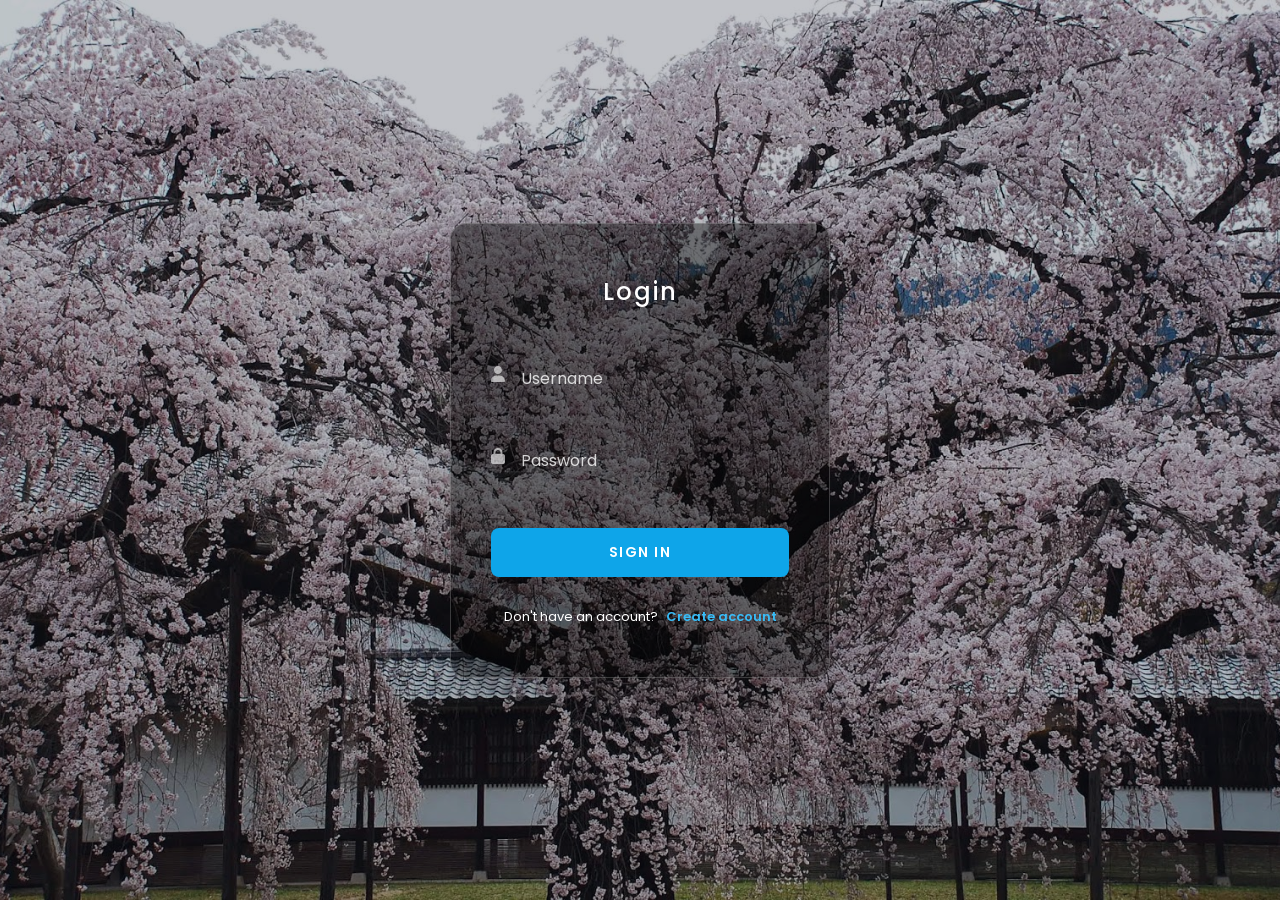
<file: index.html>
<!DOCTYPE html>
<html lang="en">
    <head>
        <meta charset="UTF-8" />
        <meta name="viewport" content="width=device-width, initial-scale=1.0" />
        <title>Professional Glassmorphism Login</title>
        <link
            href="https://fonts.googleapis.com/css2?
family=Poppins:wght@300;400;500; 600&display=swap"
            rel="stylesheet"
        />
        <link rel="stylesheet" href="https://cdnjs.cloudflare.com/ajax /libs/font-awesome/6.0.0/css/all.min.css" />
        <link rel="stylesheet" href="css\index.css" />
    </head>
    <body>
        <div class="login-box">
            <h2>Login</h2>
            <form id="loginForm">
                <div class="input-group">
                    <i class="fas fa-user"></i>
                    <input type="text" id="Username" required />
                    <label>Username</label>
                </div>

                <div class="input-group">
                    <i class="fas fa-lock"></i>
                    <input type="password" id="Password" required />
                    <label>Password</label>
                </div>
                <button type="submit" class="login-btn" id="btn">Sign In</button>
                <p class="signup-link">Don't have an account? <a href="2.html">Create account</a></p>
            </form>
        </div>

        <script src="js\index.js"></script>
        <script src="js\SmoothScroll.js"></script>
        <script>
            document.getElementById("loginForm").addEventListener("submit", function (e) {
                e.preventDefault();

                let Username = document.getElementById("Username").value;
                let Password = document.getElementById("Password").value;

                localStorage.setItem("nome", Username);
                localStorage.setItem("senha", Password);

                // redireciona
                window.location.href = "cyberpunk.html";
            });
        </script>
    </body>
</html>
</file>
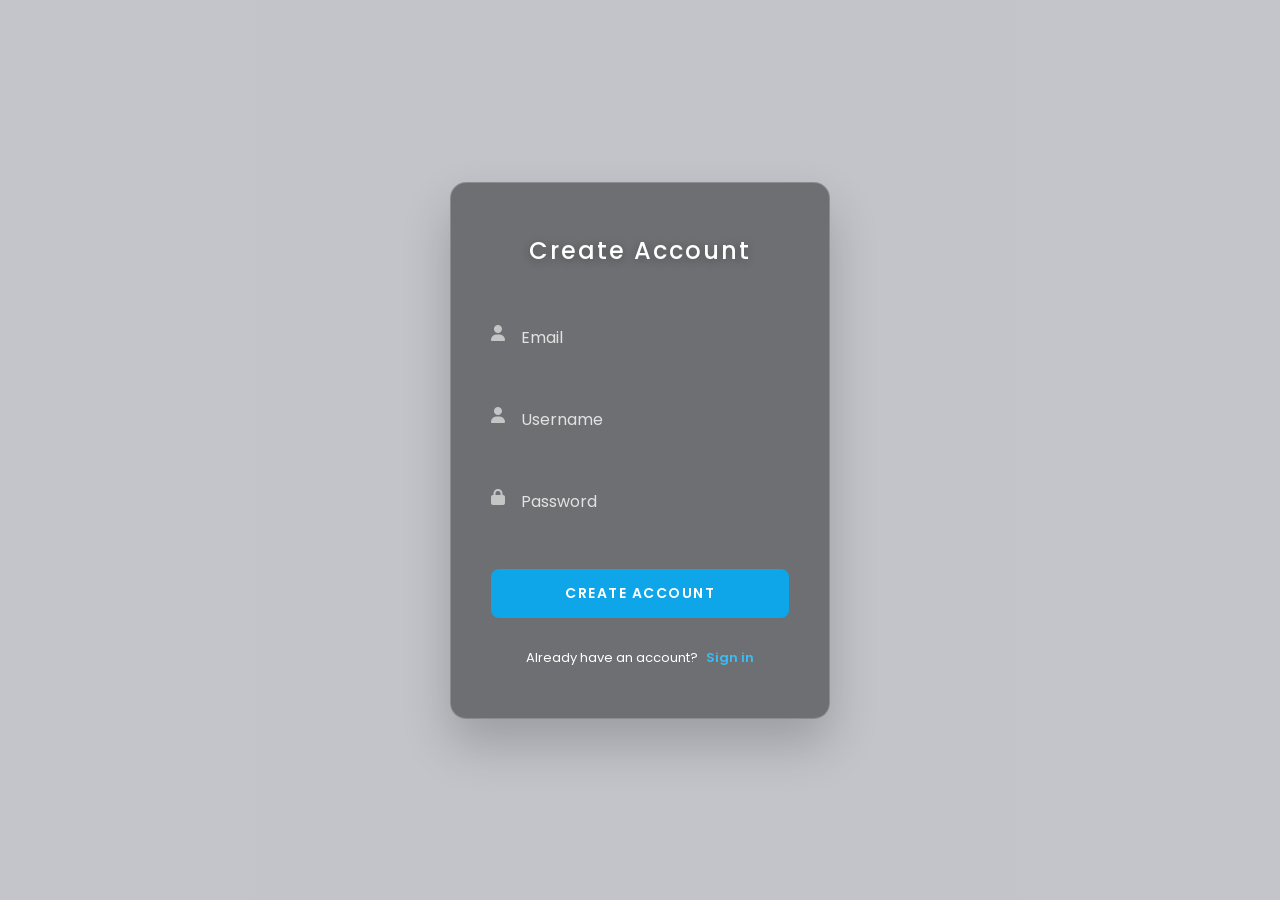
<file: 2.html>
<!doctype html>
<html lang="en">

<head>
    <meta charset="UTF-8" />
    <meta name="viewport" content="width=device-width, initial-scale=1.0" />
    <title>Professional Glassmorphism Login</title>
    <link href="https://fonts.googleapis.com/css2?
family=Poppins:wght@300;400;500; 600&display=swap" rel="stylesheet" />
    <link rel="stylesheet" href="https://cdnjs.cloudflare.com/ajax /libs/font-awesome/6.0.0/css/all.min.css" />
    <link rel="stylesheet" href="css\2.css" />
</head>

<body>
    <div class="login-box">
        <h2>Create Account</h2>
        <form id="loginForm">
            <div class="input-group">
                <i class="fas fa-user"></i>
                <input type="text" id="Email" required />
                <label>Email</label>
            </div>

            <div class="input-group">
                <i class="fas fa-user"></i>
                <input type="text" id="Username" required />
                <label>Username</label>
            </div>

            <div class="input-group">
                <i class="fas fa-lock"></i>
                <input type="password" id="Password" required />
                <label>Password</label>
            </div>

            <button type="submit" class="login-btn" id="submitBtn">
          Create Account
        </button>

            <p class="signup-link">
                Already have an account? <a href="index.html">Sign in</a>
            </p>
        </form>
    </div>

    <script src="js\index.js"></script>

    <script>
        function entrar() {
            let email = document.getElementById("email").value;
            let senha = document.getElementById("Password").value;
            let nome = document.getElementById("Username").value;
            let erro = document.getElementById("erro");

            if (email == "" || senha == "") {
                erro.innerHTML = "Preencha os campos!";
                return;
            }

            // salva os dados
            localStorage.setItem("email", email);
            localStorage.setItem("senha", senha);
            localStorage.setItem("nome", nome);

            // vai para outra página
            window.location.href =
                "C:\\Users\\llmar\\Downloads\\Nova pasta\\3.html";
        }
    </script>
</body>

</html>
</file>
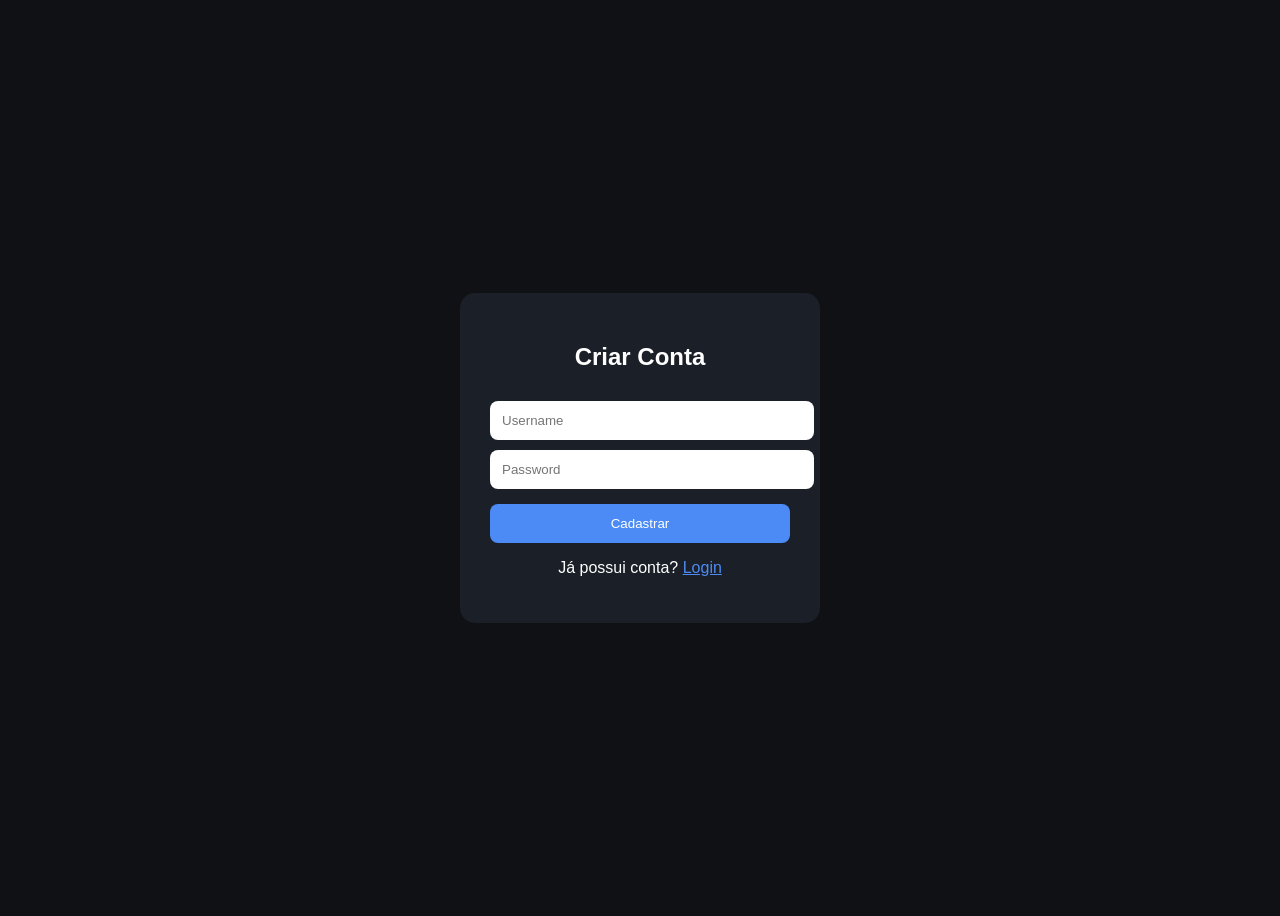
<file: cadastro.html>
<!doctype html>
<html lang="pt-br">

<head>
    <meta charset="UTF-8" />
    <meta name="viewport" content="width=device-width, initial-scale=1.0" />
    <title>Cadastro</title>

    <style>
        body {
            background: #0f1115;
            display: flex;
            justify-content: center;
            align-items: center;
            height: 100vh;
            font-family: Arial;
        }
        
        .box {
            background: #1b1f27;
            padding: 30px;
            border-radius: 15px;
            width: 300px;
        }
        
        h2 {
            color: white;
            text-align: center;
        }
        
        input {
            width: 100%;
            padding: 12px;
            margin-top: 10px;
            border: none;
            border-radius: 8px;
        }
        
        button {
            width: 100%;
            padding: 12px;
            margin-top: 15px;
            border: none;
            border-radius: 8px;
            background: #4c8bf5;
            color: white;
            cursor: pointer;
        }
        
        a {
            color: #4c8bf5;
        }
        
        p {
            color: white;
            text-align: center;
        }
    </style>
</head>

<body>
    <div class="box">
        <h2>Criar Conta</h2>

        <input type="text" id="Username" placeholder="Username" />

        <input type="password" id="Password" placeholder="Password" />

        <button id="btnCadastro">Cadastrar</button>

        <p>
            Já possui conta?
            <a href="index.html">Login</a>
        </p>
    </div>
    <script src="js\SmoothScroll.js"></script>
    <script>
        document
            .getElementById("btnCadastro")
            .addEventListener("click", function() {
                let Username = document.getElementById("Username").value;
                let Password = document.getElementById("Password").value;

                if (Username == "" || Password == "") {
                    alert("Preencha todos os campos!");
                    return;
                }

                let usuarios = JSON.parse(localStorage.getItem("usuarios")) || [];

                let usuarioExiste = usuarios.find(
                    (usuario) => usuario.nome === Username,
                );

                if (usuarioExiste) {
                    alert("Usuário já existe!");
                    return;
                }

                let novoUsuario = {
                    nome: Username,
                    senha: Password,
                };

                usuarios.push(novoUsuario);

                localStorage.setItem("usuarios", JSON.stringify(usuarios));

                alert("Conta criada com sucesso!");

                window.location.href = "index.html";
            });
    </script>
</body>

</html>
</file>
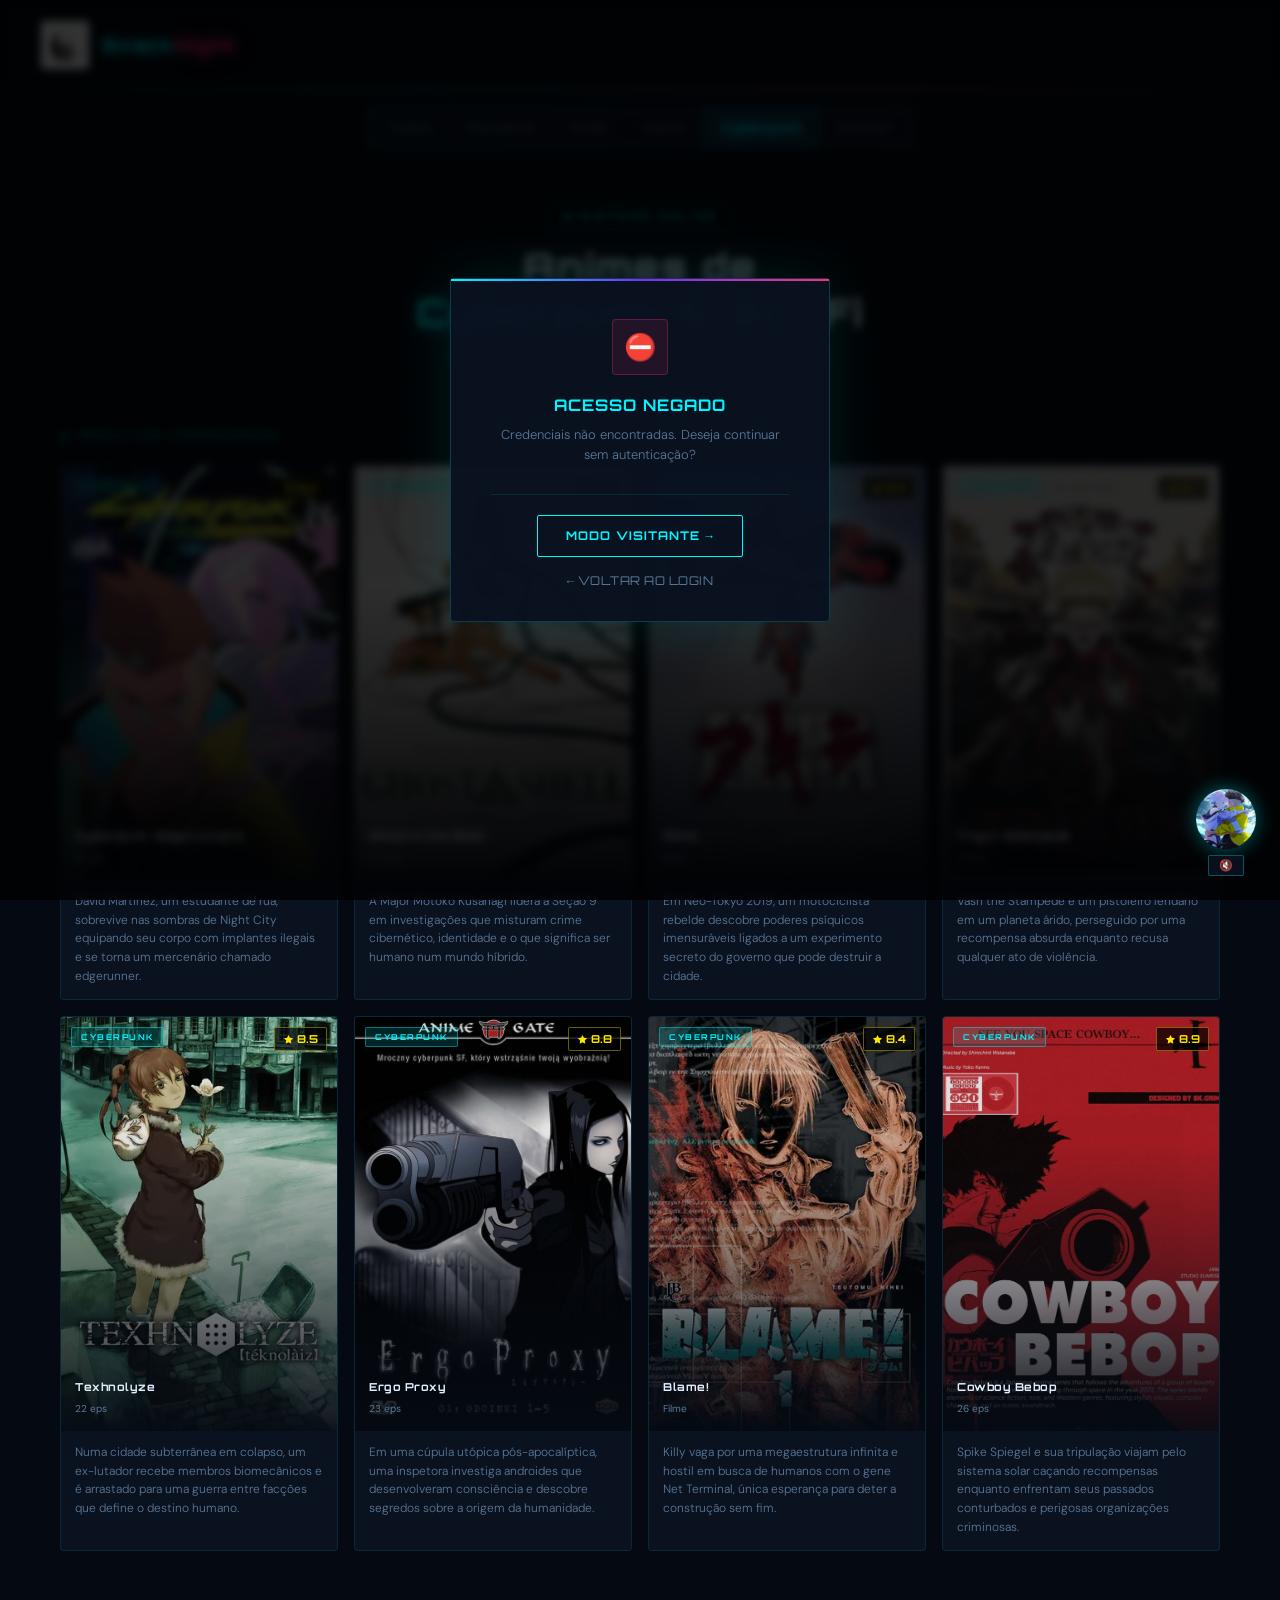
<file: cyberpunk.html>
<!DOCTYPE html>
<html lang="pt-br">
    <head>
        <meta charset="UTF-8" />
        <meta name="viewport" content="width=device-width, initial-scale=1.0" />
        <title>SnackNight — Cyberpunk</title>
        <link
            href="https://fonts.googleapis.com/css2?family=Orbitron:wght@400;700;900&family=DM+Sans:wght@300;400;500;600&display=swap"
            rel="stylesheet"
        />
        <style>
            *,
            *::before,
            *::after {
                box-sizing: border-box;
                margin: 0;
                padding: 0;
            }

            :root {
                --cyan: #00f5ff;
                --cyan-dim: #00b8c8;
                --magenta: #ff2d78;
                --purple: #7b2fff;
                --yellow: #ffe600;
                --bg: #050a12;
                --bg2: #0a1220;
                --bg3: #0f1a2e;
                --text: #e0eeff;
                --muted: #5a7a9a;
                --white: #ffffff;
                --card-r: 4px;
            }

            body {
                font-family: "DM Sans", sans-serif;
                background: var(--bg);
                color: var(--text);
                min-height: 100vh;
                overflow-x: hidden;
            }

            /* scanlines overlay */
            body::before {
                content: "";
                position: fixed;
                inset: 0;
                background: repeating-linear-gradient(
                    0deg,
                    transparent,
                    transparent 2px,
                    rgba(0, 245, 255, 0.015) 2px,
                    rgba(0, 245, 255, 0.015) 4px
                );
                pointer-events: none;
                z-index: 0;
            }

            /* HEADER */
            header {
                padding: 1.25rem 2.5rem;
                display: flex;
                align-items: center;
                gap: 12px;
                border-bottom: 1px solid rgba(0, 245, 255, 0.15);
                background: rgba(5, 10, 18, 0.9);
                backdrop-filter: blur(10px);
                position: relative;
                z-index: 10;
            }

            header::after {
                content: "";
                position: absolute;
                bottom: 0;
                left: 0;
                right: 0;
                height: 1px;
                background: linear-gradient(90deg, transparent, var(--cyan), var(--magenta), transparent);
            }

            .logo-text {
                font-family: "Orbitron", monospace;
                font-size: 18px;
                font-weight: 900;
                letter-spacing: 2px;
                color: var(--cyan);
                text-shadow: 0 0 20px rgba(0, 245, 255, 0.6);
            }
            .logo-text span {
                color: var(--magenta);
                text-shadow: 0 0 20px rgba(255, 45, 120, 0.6);
            }

            /* NAV */
            .fnav-wrap {
                display: flex;
                justify-content: center;
                padding: 16px 0 8px;
                position: relative;
                z-index: 10;
            }

            .fnav {
                position: relative;
                display: inline-flex;
                align-items: center;
                padding: 4px;
                gap: 2px;
                white-space: nowrap;
                background: rgba(10, 18, 32, 0.9);
                border-radius: 4px;
                border: 1px solid rgba(0, 245, 255, 0.25);
                box-shadow: 0 0 20px rgba(0, 245, 255, 0.08), inset 0 0 20px rgba(0, 245, 255, 0.03);
            }

            .fnav::before {
                content: "";
                position: absolute;
                inset: -1px;
                border-radius: 4px;
                background: linear-gradient(90deg, var(--cyan), var(--purple), var(--magenta));
                z-index: -1;
                opacity: 0.4;
            }

            .fnav-pill {
                position: absolute;
                height: calc(100% - 8px);
                top: 4px;
                border-radius: 2px;
                background: rgba(0, 245, 255, 0.12);
                border: 1px solid rgba(0, 245, 255, 0.4);
                box-shadow: 0 0 12px rgba(0, 245, 255, 0.2);
                /* Transição suave corrigida */
                transition: left 0.3s cubic-bezier(0.25, 1, 0.5, 1), width 0.3s cubic-bezier(0.25, 1, 0.5, 1);
                pointer-events: none;
                box-sizing: border-box;
            }

            .fnav-item {
                font-size: 12px;
                font-family: "Orbitron", monospace;
                font-weight: 400;
                color: var(--muted);
                padding: 7px 16px;
                border-radius: 2px;
                cursor: pointer;
                border: none;
                background: transparent;
                z-index: 1;
                white-space: nowrap;
                position: relative;
                transition: color 0.2s;
                letter-spacing: 1px;
            }
            .fnav-item:hover {
                color: var(--cyan);
            }
            .fnav-item.active {
                color: var(--cyan);
                font-weight: 700;
                text-shadow: 0 0 10px rgba(0, 245, 255, 0.8);

                /* O efeito do pill direto no elemento ativo */
                background: rgba(0, 245, 255, 0.12);
                border: 1px solid rgba(0, 245, 255, 0.4);
                box-shadow: 0 0 12px rgba(0, 245, 255, 0.2);
            }

            /* HERO */
            .hero {
                text-align: center;
                padding: 3rem 1rem 2rem;
                position: relative;
                z-index: 1;
            }

            .hero-tag {
                display: inline-block;
                background: transparent;
                color: var(--cyan);
                font-size: 10px;
                font-family: "Orbitron", monospace;
                font-weight: 700;
                letter-spacing: 3px;
                text-transform: uppercase;
                padding: 5px 14px;
                border-radius: 2px;
                margin-bottom: 1rem;
                border: 1px solid rgba(0, 245, 255, 0.3);
                box-shadow: 0 0 12px rgba(0, 245, 255, 0.1);
            }

            .hero h1 {
                font-family: "Orbitron", monospace;
                font-size: clamp(22px, 3.5vw, 38px);
                font-weight: 900;
                line-height: 1.2;
                max-width: 600px;
                margin: 0 auto 0.75rem;
                color: var(--text);
                letter-spacing: 2px;
            }

            .hero h1 em {
                font-style: normal;
                color: var(--cyan);
                text-shadow: 0 0 20px rgba(0, 245, 255, 0.5);
            }

            .hero p {
                color: var(--muted);
                font-size: 14px;
                font-weight: 300;
                max-width: 400px;
                margin: 0 auto;
                letter-spacing: 0.5px;
            }

            /* GRID */
            .grid-section {
                padding: 2rem 2.5rem 4rem;
                max-width: 1240px;
                margin: 0 auto;
                position: relative;
                z-index: 1;
            }

            .section-label {
                font-size: 10px;
                font-family: "Orbitron", monospace;
                font-weight: 700;
                letter-spacing: 3px;
                text-transform: uppercase;
                color: var(--cyan);
                margin-bottom: 1.5rem;
                padding-left: 2px;
                opacity: 0.7;
            }

            .cards-grid {
                display: grid;
                grid-template-columns: repeat(4, 1fr);
                gap: 16px;
            }

            @media (max-width: 900px) {
                .cards-grid {
                    grid-template-columns: repeat(2, 1fr);
                }
            }
            @media (max-width: 520px) {
                .cards-grid {
                    grid-template-columns: repeat(2, 1fr);
                    gap: 10px;
                }
                .grid-section {
                    padding: 1.5rem 1rem 3rem;
                }
            }

            /* CARD */
            .card {
                border-radius: var(--card-r);
                overflow: hidden;
                background: var(--bg2);
                border: 1px solid rgba(0, 245, 255, 0.1);
                transition: transform 0.3s ease, box-shadow 0.3s ease, border-color 0.3s ease;
                cursor: pointer;
                display: flex;
                flex-direction: column;
                text-decoration: none;
                color: inherit;
                position: relative;
            }

            .card::before {
                content: "";
                position: absolute;
                top: 0;
                left: 0;
                right: 0;
                height: 2px;
                background: linear-gradient(90deg, var(--cyan), var(--purple));
                opacity: 0;
                transition: opacity 0.3s;
                z-index: 5;
            }

            .card:hover {
                transform: translateY(-6px);
                box-shadow: 0 0 30px rgba(0, 245, 255, 0.15), 0 16px 40px rgba(0, 0, 0, 0.5);
                border-color: rgba(0, 245, 255, 0.35);
            }

            .card:hover::before {
                opacity: 1;
            }
            .card:active {
                transform: translateY(-2px) scale(0.98);
            }

            .card .ripple {
                position: absolute;
                border-radius: 50%;
                background: rgba(0, 245, 255, 0.2);
                transform: scale(0);
                animation: rippleAnim 0.5s linear;
                pointer-events: none;
                z-index: 10;
            }

            @keyframes rippleAnim {
                to {
                    transform: scale(4);
                    opacity: 0;
                }
            }

            .card-poster {
                position: relative;
                width: 100%;
                aspect-ratio: 2/3;
                overflow: hidden;
                background: var(--bg3);
                flex-shrink: 0;
            }

            .card-poster img {
                width: 100%;
                height: 100%;
                object-fit: cover;
                object-position: top center;
                display: block;
                transition: transform 0.45s ease;
                filter: saturate(0.8) brightness(0.9);
            }

            .card:hover .card-poster img {
                transform: scale(1.06);
                filter: saturate(1.1) brightness(1);
            }

            .card-poster::after {
                content: "";
                position: absolute;
                inset: 0;
                background: linear-gradient(
                    to top,
                    rgba(5, 10, 18, 0.95) 0%,
                    rgba(5, 10, 18, 0.3) 45%,
                    transparent 70%
                );
                pointer-events: none;
            }

            .poster-genre {
                position: absolute;
                top: 10px;
                left: 10px;
                background: rgba(0, 245, 255, 0.15);
                border: 1px solid rgba(0, 245, 255, 0.4);
                color: var(--cyan);
                font-size: 8px;
                font-family: "Orbitron", monospace;
                font-weight: 700;
                letter-spacing: 1.5px;
                text-transform: uppercase;
                padding: 4px 9px;
                border-radius: 2px;
                z-index: 2;
            }

            .poster-rating {
                position: absolute;
                top: 10px;
                right: 10px;
                background: rgba(0, 0, 0, 0.7);
                border: 1px solid rgba(255, 230, 0, 0.4);
                color: var(--yellow);
                font-size: 11px;
                font-family: "Orbitron", monospace;
                font-weight: 700;
                padding: 4px 8px;
                border-radius: 2px;
                z-index: 2;
                display: flex;
                align-items: center;
                gap: 3px;
            }

            .poster-rating svg {
                width: 11px;
                height: 11px;
                fill: var(--yellow);
            }

            .poster-hint {
                position: absolute;
                inset: 0;
                display: flex;
                align-items: center;
                justify-content: center;
                z-index: 3;
                opacity: 0;
                transition: opacity 0.25s ease;
            }
            .card:hover .poster-hint {
                opacity: 1;
            }
            .poster-hint span {
                background: transparent;
                border: 1px solid var(--cyan);
                color: var(--cyan);
                font-size: 11px;
                font-family: "Orbitron", monospace;
                font-weight: 700;
                padding: 8px 20px;
                border-radius: 2px;
                letter-spacing: 1px;
                text-shadow: 0 0 10px rgba(0, 245, 255, 0.8);
                box-shadow: 0 0 20px rgba(0, 245, 255, 0.3);
            }

            .poster-overlay-title {
                position: absolute;
                bottom: 0;
                left: 0;
                right: 0;
                z-index: 2;
                padding: 12px 14px 14px;
            }
            .poster-overlay-title h3 {
                font-family: "Orbitron", monospace;
                font-size: 11px;
                font-weight: 700;
                color: var(--text);
                line-height: 1.3;
                margin-bottom: 2px;
                letter-spacing: 0.5px;
            }
            .poster-overlay-title span {
                font-size: 10px;
                color: var(--muted);
            }

            .card-body {
                padding: 12px 14px 14px;
                flex: 1;
                display: flex;
                flex-direction: column;
                gap: 6px;
            }
            .card-desc {
                font-size: 12px;
                color: var(--muted);
                line-height: 1.55;
                font-weight: 300;
                flex: 1;
            }

            /* OVERLAY */
            .overlay {
                display: none;
                position: fixed;
                inset: 0;
                background: rgba(0, 0, 0, 0.8);
                backdrop-filter: blur(4px);
                z-index: 100;
                align-items: center;
                justify-content: center;
                animation: fadeIn 0.35s ease;
            }
            .overlay.show {
                display: flex;
            }
            @keyframes fadeIn {
                from {
                    opacity: 0;
                }
                to {
                    opacity: 1;
                }
            }

            .modal {
                background: rgba(10, 18, 32, 0.97);
                border: 1px solid rgba(0, 245, 255, 0.2);
                border-radius: 4px;
                padding: 2.5rem 2.5rem 2rem;
                max-width: 380px;
                width: 90%;
                text-align: center;
                animation: slideUp 0.4s cubic-bezier(0.34, 1.56, 0.64, 1);
                color: var(--text);
                box-shadow: 0 0 60px rgba(0, 245, 255, 0.1);
                position: relative;
            }
            .modal::before {
                content: "";
                position: absolute;
                top: 0;
                left: 0;
                right: 0;
                height: 2px;
                background: linear-gradient(90deg, var(--cyan), var(--purple), var(--magenta));
            }

            @keyframes slideUp {
                from {
                    opacity: 0;
                    transform: translateY(30px) scale(0.95);
                }
                to {
                    opacity: 1;
                    transform: translateY(0) scale(1);
                }
            }

            .modal-icon {
                width: 56px;
                height: 56px;
                border-radius: 4px;
                display: flex;
                align-items: center;
                justify-content: center;
                margin: 0 auto 1.25rem;
                font-size: 26px;
            }
            .modal-icon.success {
                background: rgba(0, 245, 255, 0.1);
                border: 1px solid rgba(0, 245, 255, 0.3);
            }
            .modal-icon.error {
                background: rgba(255, 45, 120, 0.1);
                border: 1px solid rgba(255, 45, 120, 0.3);
            }

            .modal h2 {
                font-family: "Orbitron", monospace;
                font-size: 16px;
                font-weight: 700;
                margin-bottom: 0.6rem;
                letter-spacing: 1px;
                color: var(--cyan);
            }
            .modal p {
                font-size: 13px;
                color: var(--muted);
                line-height: 1.6;
                margin-bottom: 1.75rem;
                font-weight: 300;
            }

            .modal-btn {
                display: inline-block;
                background: transparent;
                border: 1px solid var(--cyan);
                color: var(--cyan);
                padding: 12px 28px;
                border-radius: 2px;
                font-size: 12px;
                font-family: "Orbitron", monospace;
                font-weight: 700;
                text-decoration: none;
                transition: background 0.2s, box-shadow 0.2s;
                letter-spacing: 1px;
            }
            .modal-btn:hover {
                background: rgba(0, 245, 255, 0.1);
                box-shadow: 0 0 20px rgba(0, 245, 255, 0.3);
            }

            .modal-link {
                display: block;
                font-size: 12px;
                color: var(--muted);
                text-decoration: none;
                margin-top: 1rem;
                transition: color 0.2s;
                font-family: "Orbitron", monospace;
                letter-spacing: 0.5px;
            }
            .modal-link:hover {
                color: var(--cyan);
            }
            .modal-divider {
                height: 1px;
                background: rgba(0, 245, 255, 0.1);
                margin: 1.25rem 0;
            }

            /* VINYL */
            .vinyl-fixed {
                position: fixed;
                bottom: 24px;
                right: 24px;
                z-index: 500;
                display: flex;
                flex-direction: column;
                align-items: center;
                gap: 6px;
            }
            .vinyl-fixed img {
                width: 60px;
                height: 60px;
                border-radius: 50%;
                object-fit: cover;
                box-shadow: 0 0 20px rgba(0, 245, 255, 0.4);
                animation: vinylSpin 6s linear infinite;
                animation-play-state: paused;
            }
            .vinyl-fixed img.playing {
                animation-play-state: running;
            }
            @keyframes vinylSpin {
                from {
                    transform: rotate(0deg);
                }
                to {
                    transform: rotate(360deg);
                }
            }
            .vinyl-mute {
                background: rgba(10, 18, 32, 0.9);
                border: 1px solid rgba(0, 245, 255, 0.3);
                border-radius: 2px;
                padding: 3px 10px;
                font-size: 11px;
                cursor: pointer;
                color: var(--cyan);
                transition: transform 0.15s, box-shadow 0.15s;
            }
            .vinyl-mute:hover {
                transform: scale(1.05);
                box-shadow: 0 0 10px rgba(0, 245, 255, 0.3);
            }

            /* GRID LINES BG */
            .grid-bg {
                position: fixed;
                inset: 0;
                z-index: 0;
                pointer-events: none;
                background-image: linear-gradient(rgba(0, 245, 255, 0.03) 1px, transparent 1px),
                    linear-gradient(90deg, rgba(0, 245, 255, 0.03) 1px, transparent 1px);
                background-size: 50px 50px;
            }
        </style>
    </head>

    <div class="vinyl-fixed" id="vinylFixed">
        <img src="img/capacyp.png" id="vinylCover" alt="capa" />
        <button class="vinyl-mute" id="muteBtn" onclick="toggleMute()">🔇</button>
    </div>
    <audio id="vinylAudio" loop>
        <source src="musicas\I Really Want to Stay at Your House_spotdown.org.mp3" type="audio/mpeg" />
    </audio>

    <body>
        <div class="grid-bg"></div>

        <header>
            <img
                src="img/matei.png"
                alt="logo"
                width="50"
                height="50"
                style="border-radius: 4px; border: 1px solid rgba(0, 245, 255, 0.3)"
            />
            <div class="logo-text">Snack<span>Night</span></div>
        </header>

        <div class="fnav-wrap">
            <nav class="fnav" id="fnav">
                <button class="fnav-item" onclick="movePill(this); window.location.href='home.html'">Todos</button>
                <button class="fnav-item" onclick="movePill(this); window.location.href='romance.html'">Romance</button>
                <button class="fnav-item" onclick="movePill(this); window.location.href='acao.html'">Ação</button>
                <button class="fnav-item" onclick="movePill(this); window.location.href='isekai.html'">Isekai</button>
                <button class="fnav-item active" onclick="movePill(this)">Cyberpunk</button>
                <button class="fnav-item" onclick="movePill(this); window.location.href='shonen.html'">Shonen</button>
            </nav>
        </div>

        <div class="hero">
            <div class="hero-tag">◈ SISTEMA ONLINE</div>
            <h1>Animes de<br /><em>Cyberpunk</em> &amp; Sci-Fi</h1>
            <p>Distopia, neon e tecnologia. Mergulhe no futuro sombrio.</p>
        </div>

        <div class="grid-section">
            <p class="section-label">▶ ARQUIVOS CARREGADOS</p>
            <div class="cards-grid" id="cardsGrid"></div>
        </div>

        <div class="overlay" id="overlay">
            <div class="modal">
                <div class="modal-icon" id="modalIcon"></div>
                <h2 id="modalTitle"></h2>
                <p id="modalMsg"></p>
                <div class="modal-divider"></div>
                <a href="#" class="modal-btn" id="modalBtn"></a>
                <a href="index.html" class="modal-link">← VOLTAR AO LOGIN</a>
            </div>
        </div>

        <script>
            const animes = [
                {
                    title: "Cyberpunk: Edgerunners",
                    genre: "Cyberpunk • Ação",
                    desc: "David Martinez, um estudante de rua, sobrevive nas sombras de Night City equipando seu corpo com implantes ilegais e se torna um mercenário chamado edgerunner.",
                    rating: "9.5",
                    eps: "10 eps",
                    img: "img/cyp1.jpg",
                    slug: "edgerunners",
                },
                {
                    title: "Ghost in the Shell",
                    genre: "Cyberpunk • Sci-Fi",
                    desc: "A Major Motoko Kusanagi lidera a Seção 9 em investigações que misturam crime cibernético, identidade e o que significa ser humano num mundo híbrido.",
                    rating: "9.1",
                    eps: "52 eps",
                    img: "img/cyp2.jpg",
                    slug: "gits",
                },
                {
                    title: "Akira",
                    genre: "Cyberpunk • Distopia",
                    desc: "Em Neo-Tokyo 2019, um motociclista rebelde descobre poderes psíquicos imensuráveis ligados a um experimento secreto do governo que pode destruir a cidade.",
                    rating: "9.3",
                    eps: "Filme",
                    img: "img/cyp3.jpg",
                    slug: "akira",
                },
                {
                    title: "Trigun Stampede",
                    genre: "Cyberpunk • Western • Sci-Fi",
                    desc: "Vash the Stampede é um pistoleiro lendário em um planeta árido, perseguido por uma recompensa absurda enquanto recusa qualquer ato de violência.",
                    rating: "8.7",
                    eps: "12 eps",
                    img: "img/cyp4.jpg",
                    slug: "trigun",
                },
                {
                    title: "Texhnolyze",
                    genre: "Cyberpunk • Psicológico",
                    desc: "Numa cidade subterrânea em colapso, um ex-lutador recebe membros biomecânicos e é arrastado para uma guerra entre facções que define o destino humano.",
                    rating: "8.5",
                    eps: "22 eps",
                    img: "img/cyp5.webp",
                    slug: "texhnolyze",
                },
                {
                    title: "Ergo Proxy",
                    genre: "Cyberpunk • Filosófico",
                    desc: "Em uma cúpula utópica pós-apocalíptica, uma inspetora investiga androides que desenvolveram consciência e descobre segredos sobre a origem da humanidade.",
                    rating: "8.8",
                    eps: "23 eps",
                    img: "img/cyp6.jpg",
                    slug: "ergoproxy",
                },
                {
                    title: "Blame!",
                    genre: "Cyberpunk • Sci-Fi • Survival",
                    desc: "Killy vaga por uma megaestrutura infinita e hostil em busca de humanos com o gene Net Terminal, única esperança para deter a construção sem fim.",
                    rating: "8.4",
                    eps: "Filme",
                    img: "img/cyp7.webp",
                    slug: "blame",
                },
                {
                    title: "Cowboy Bebop",
                    genre: "Cyberpunk • Sci-Fi • Space Western • Ação",
                    desc: "Spike Spiegel e sua tripulação viajam pelo sistema solar caçando recompensas enquanto enfrentam seus passados conturbados e perigosas organizações criminosas.",
                    rating: "8.9",
                    eps: "26 eps",
                    img: "img/cyp8.webp",
                    slug: "cowboybebop",
                },
            ];

            const starSVG = `<svg viewBox="0 0 24 24"><path d="M12 2l3.09 6.26L22 9.27l-5 4.87 1.18 6.88L12 17.77l-6.18 3.25L7 14.14 2 9.27l6.91-1.01L12 2z"/></svg>`;
            const grid = document.getElementById("cardsGrid");

            // Renderiza os cards
            animes.forEach((a) => {
                grid.innerHTML += `
        <a class="card" href="${a.slug}.html">
            <div class="card-poster">
                <img src="${a.img}" alt="${a.title}" loading="lazy" onerror="this.style.display='none'"/>
                <div class="poster-genre">${a.genre.split("•")[0].trim()}</div>
                <div class="poster-rating">${starSVG} ${a.rating}</div>
                <div class="poster-hint"><span>ACESSAR →</span></div>
                <div class="poster-overlay-title">
                    <h3>${a.title}</h3>
                    <span>${a.eps}</span>
                </div>
            </div>
            <div class="card-body"><div class="card-desc">${a.desc}</div></div>
        </a>`;
            });

            // Configura o efeito Ripple nos cliques
            document.querySelectorAll(".card").forEach((card) => {
                card.addEventListener("click", function (e) {
                    const ripple = document.createElement("span");
                    ripple.className = "ripple";
                    const size = Math.max(this.offsetWidth, this.offsetHeight);
                    const rect = this.getBoundingClientRect();
                    ripple.style.width = ripple.style.height = size + "px";
                    ripple.style.left = e.clientX - rect.left - size / 2 + "px";
                    ripple.style.top = e.clientY - rect.top - size / 2 + "px";
                    this.appendChild(ripple);
                    setTimeout(() => ripple.remove(), 500);
                });
            });

            // Lógica do Overlay/Modal de Login
            if (!sessionStorage.getItem("overlayDismissed")) {
                const Username = localStorage.getItem("nome");
                const Password = localStorage.getItem("senha");
                const overlay = document.getElementById("overlay");
                const icon = document.getElementById("modalIcon");
                const title = document.getElementById("modalTitle");
                const msg = document.getElementById("modalMsg");
                const btn = document.getElementById("modalBtn");

                if (Username === "Lucas Lozano" && Password === "LLmar123") {
                    icon.classList.add("success");
                    icon.textContent = "⚡";
                    title.textContent = "ACESSO CONCEDIDO";
                    msg.textContent =
                        "Bem-vindo de volta, " + Username + ". Sistemas online. Escolha seu próximo anime.";
                    btn.textContent = "INICIAR →";
                    btn.href = "#";
                    btn.addEventListener("click", (e) => {
                        e.preventDefault();
                        sessionStorage.setItem("overlayDismissed", "1");
                        overlay.classList.remove("show");
                    });
                } else {
                    icon.classList.add("error");
                    icon.textContent = "⛔";
                    title.textContent = "ACESSO NEGADO";
                    msg.textContent = "Credenciais não encontradas. Deseja continuar sem autenticação?";
                    btn.textContent = "MODO VISITANTE →";
                    btn.href = "3.html";
                }
                overlay.classList.add("show");
            }

            // Lógica Corrigida do Menu Deslizante (Pill)
            const pill = document.getElementById("pill");

            function movePill(el) {
                if (!pill) return;
                pill.style.left = el.offsetLeft + "px";
                pill.style.width = el.offsetWidth + "px";
            }

            // Inicializa a posição do item ativo logo após o carregamento da janela
            window.addEventListener("load", () => {
                const active = document.querySelector(".fnav-item.active");
                if (!active || !pill) return;

                // Remove a transição temporariamente para o pill não "voar" ao entrar na página
                const originalTransition = pill.style.transition;
                pill.style.transition = "none";

                pill.style.left = active.offsetLeft + "px";
                pill.style.width = active.offsetWidth + "px";

                // Devolve o efeito de transição após o posicionamento inicial
                setTimeout(() => {
                    pill.style.transition = originalTransition;
                }, 50);
            });

            // Lógica do Vinil / Áudio
            const vinylAudio = document.getElementById("vinylAudio");
            const vinylCover = document.getElementById("vinylCover");
            const muteBtn = document.getElementById("muteBtn");
            if (vinylAudio) vinylAudio.volume = 0.045;

            document.addEventListener(
                "click",
                () => {
                    if (vinylAudio && vinylCover && muteBtn) {
                        vinylAudio.play().catch(() => {});
                        vinylCover.classList.add("playing");
                        vinylAudio.muted = false;
                        muteBtn.textContent = "🔊";
                    }
                },
                {once: true}
            );

            function toggleMute() {
                if (vinylAudio && muteBtn) {
                    vinylAudio.muted = !vinylAudio.muted;
                    muteBtn.textContent = vinylAudio.muted ? "🔇" : "🔊";
                }
            }
        </script>
    </body>
</html>
</file>
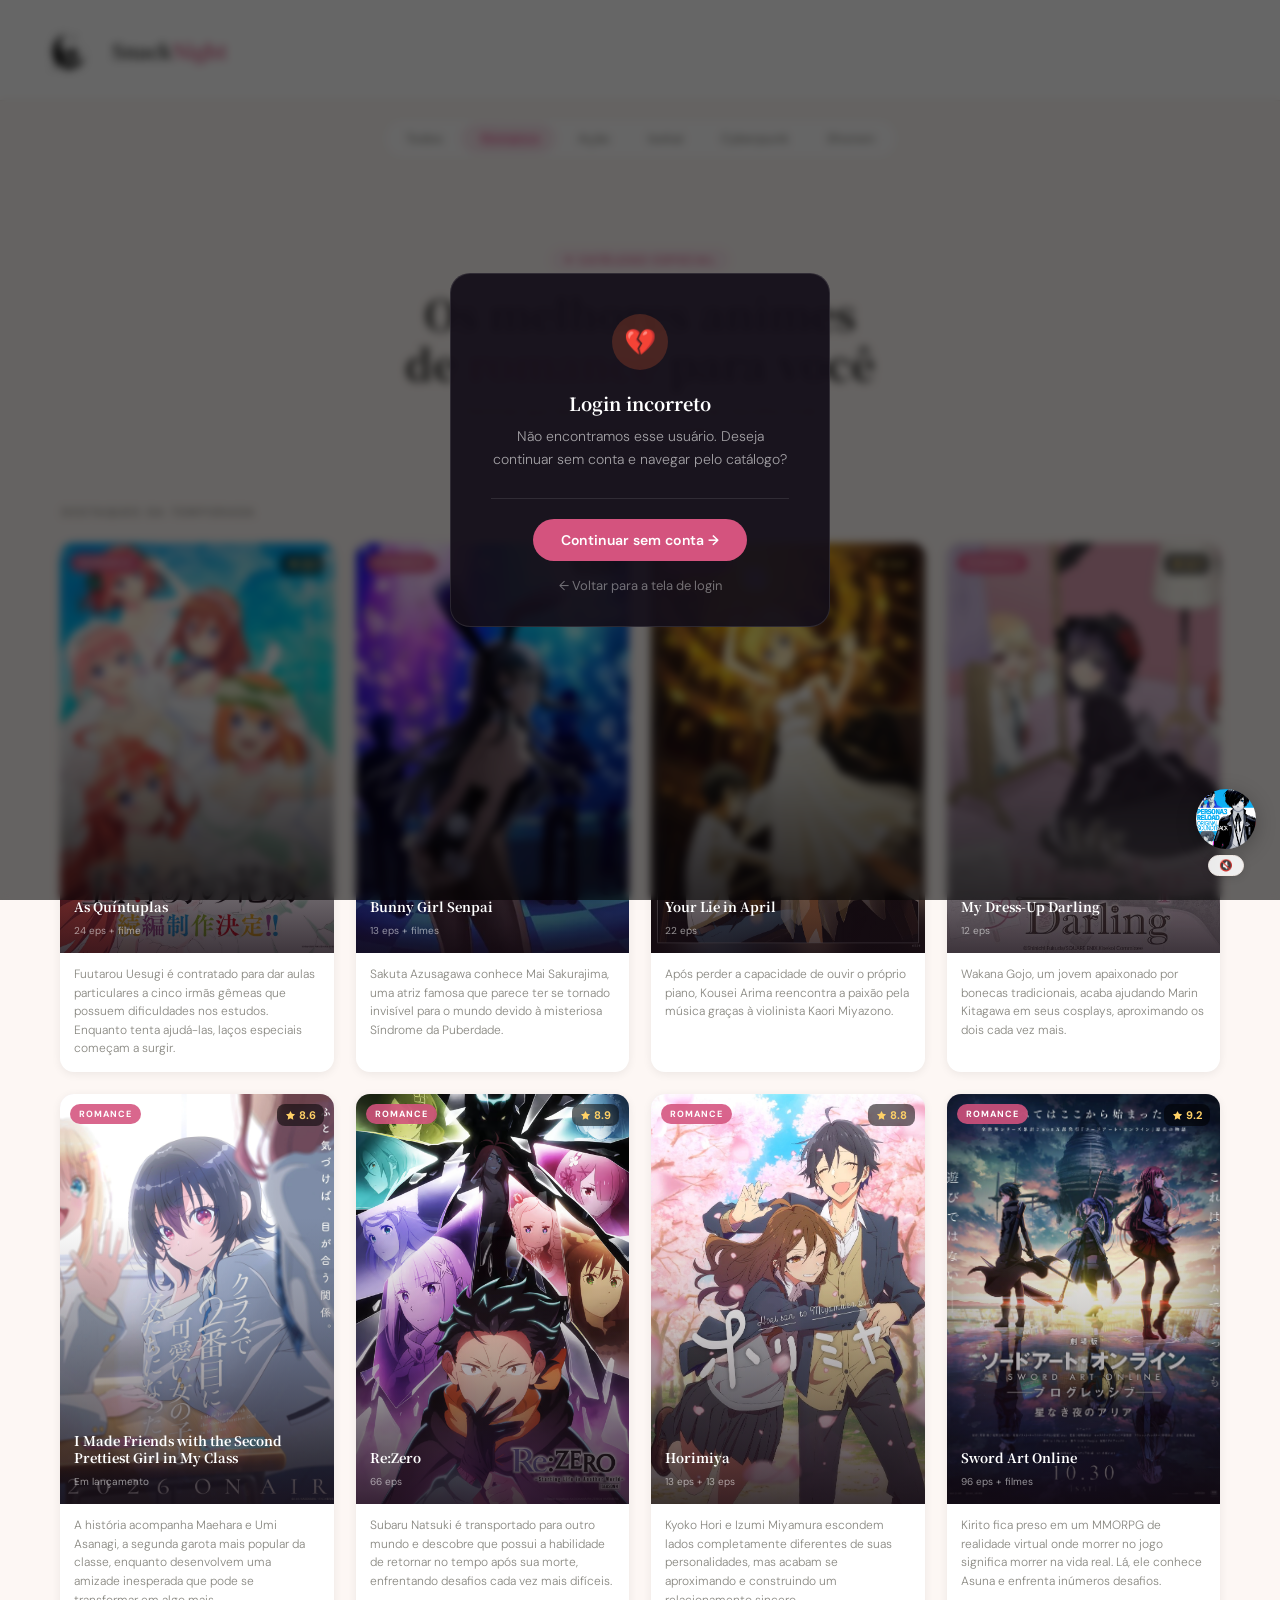
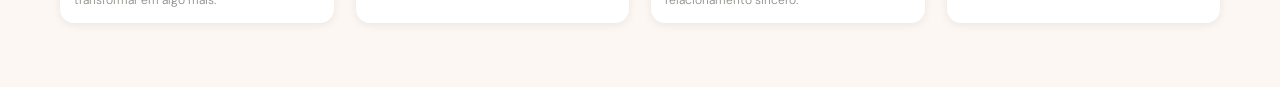
<file: Romance.html>
<!DOCTYPE html>
<html lang="pt-br">
    <head>
        <meta charset="UTF-8" />
        <meta name="viewport" content="width=device-width, initial-scale=1.0" />
        <title>AnimeRomance — Verificar Login</title>
        <link
            href="https://fonts.googleapis.com/css2?family=Noto+Serif+JP:wght@400;700&family=DM+Sans:wght@300;400;500;600&display=swap"
            rel="stylesheet"
        />
        <style>
            *,
            *::before,
            *::after {
                box-sizing: border-box;
                margin: 0;
                padding: 0;
            }

            :root {
                --pink: #d4537e;
                --pink-light: #fbeaf0;
                --pink-dark: #4b1528;
                --coral: #d85a30;
                --purple: #7f77dd;
                --text: #2c2c2a;
                --muted: #888780;
                --bg: #fdf7f4;
                --white: #ffffff;
                --card-r: 14px;
            }

            body {
                font-family: "DM Sans", sans-serif;
                background: var(--bg);
                color: var(--text);
                min-height: 100vh;
            }
            /* ── NAVBAR ── */
            .fnav {
                position: relative;
                display: inline-flex;
                align-items: center;
                padding: 5px;
                gap: 2px;
                white-space: nowrap;
                background: rgba(255, 255, 255, 0.85);
                border-radius: 999px;
                border: 1px solid #f0e8e3;
            }

            .fnav-pill {
                position: absolute;
                height: calc(100% - 10px);
                top: 5px;
                border-radius: 999px;
                background: var(--pink-light);
                border: none;
                transition: left 0.4s cubic-bezier(0.4, 0, 0.2, 1), width 0.4s cubic-bezier(0.4, 0, 0.2, 1);
                pointer-events: none;
            }

            .fnav-item {
                font-size: 13px;
                font-family: "DM Sans", sans-serif;
                font-weight: 500;
                color: var(--muted);
                padding: 7px 18px;
                border-radius: 999px;
                cursor: pointer;
                border: none;
                background: transparent;
                z-index: 1;
                white-space: nowrap;
                position: relative;
                transition: color 0.2s;
            }
            .fnav-item:hover {
                color: var(--pink);
            }
            .fnav-item.active {
                color: var(--pink);
                font-weight: 600;
            }
            .fnav-item.active {
                color: var(--pink);
                font-weight: 600;
            }

            header {
                margin-top: 0;
            }

            header {
                padding: 1.25rem 2.5rem;
                display: flex;
                align-items: center;
                gap: 12px;
                border-bottom: 1px solid #f0e8e3;
                background: var(--white);
            }

            .logo-icon {
                width: 36px;
                height: 36px;
                background: var(--pink);
                border-radius: 50%;
                display: flex;
                align-items: center;
                justify-content: center;
                flex-shrink: 0;
            }

            .logo-icon svg {
                width: 18px;
                height: 18px;
                fill: white;
            }

            .logo-text {
                font-family: "Noto Serif JP", serif;
                font-size: 20px;
                font-weight: 700;
                letter-spacing: -0.5px;
            }

            .logo-text span {
                color: var(--pink);
            }
            /* HERO */

            .hero {
                text-align: center;
                padding: 3rem 1rem 2rem;
            }
            .hero {
                padding-top: 5rem;
            }

            .hero-tag {
                display: inline-block;
                background: var(--pink-light);
                color: var(--pink);
                font-size: 11px;
                font-weight: 600;
                letter-spacing: 1.5px;
                text-transform: uppercase;
                padding: 5px 14px;
                border-radius: 100px;
                margin-bottom: 1rem;
            }

            .hero h1 {
                font-family: "Noto Serif JP", serif;
                font-size: clamp(26px, 4vw, 42px);
                font-weight: 700;
                line-height: 1.2;
                max-width: 520px;
                margin: 0 auto 0.75rem;
            }

            .hero h1 em {
                font-style: normal;
                color: var(--pink);
            }

            .hero p {
                color: var(--muted);
                font-size: 15px;
                font-weight: 300;
                max-width: 400px;
                margin: 0 auto;
            }
            /* GRID */

            .grid-section {
                padding: 2rem 2.5rem 4rem;
                max-width: 1240px;
                margin: 0 auto;
            }

            .section-label {
                font-size: 11px;
                font-weight: 600;
                letter-spacing: 2px;
                text-transform: uppercase;
                color: var(--muted);
                margin-bottom: 1.5rem;
                padding-left: 2px;
            }

            .cards-grid {
                display: grid;
                grid-template-columns: repeat(4, 1fr);
                gap: 22px;
            }

            @media (max-width: 900px) {
                .cards-grid {
                    grid-template-columns: repeat(2, 1fr);
                }
            }

            @media (max-width: 520px) {
                .cards-grid {
                    grid-template-columns: repeat(2, 1fr);
                    gap: 12px;
                }
                .grid-section {
                    padding: 1.5rem 1rem 3rem;
                }
            }
            /* CARD */

            .card {
                border-radius: var(--card-r);
                overflow: hidden;
                background: var(--white);
                box-shadow: 0 2px 10px rgba(0, 0, 0, 0.07);
                transition: transform 0.3s ease, box-shadow 0.3s ease;
                cursor: pointer;
                display: flex;
                flex-direction: column;
                text-decoration: none;
                color: inherit;
                /* ripple base */
                position: relative;
            }

            .card:hover {
                transform: translateY(-7px);
                box-shadow: 0 16px 36px rgba(212, 83, 126, 0.2);
            }

            .card:active {
                transform: translateY(-3px) scale(0.98);
            }
            /* ripple effect */

            .card .ripple {
                position: absolute;
                border-radius: 50%;
                background: rgba(212, 83, 126, 0.25);
                transform: scale(0);
                animation: rippleAnim 0.5s linear;
                pointer-events: none;
                z-index: 10;
            }

            @keyframes rippleAnim {
                to {
                    transform: scale(4);
                    opacity: 0;
                }
            }
            /* Poster */

            .card-poster {
                position: relative;
                width: 100%;
                aspect-ratio: 2/3;
                overflow: hidden;
                background: #e8dde4;
                flex-shrink: 0;
            }

            .card-poster img {
                width: 100%;
                height: 100%;
                object-fit: cover;
                object-position: top center;
                display: block;
                transition: transform 0.45s ease;
            }

            .card:hover .card-poster img {
                transform: scale(1.06);
            }

            .card-poster::after {
                content: "";
                position: absolute;
                inset: 0;
                background: linear-gradient(
                    to top,
                    rgba(20, 10, 18, 0.82) 0%,
                    rgba(20, 10, 18, 0.2) 45%,
                    transparent 70%
                );
                pointer-events: none;
            }

            .poster-genre {
                position: absolute;
                top: 10px;
                left: 10px;
                background: rgba(212, 83, 126, 0.88);
                backdrop-filter: blur(6px);
                color: white;
                font-size: 9px;
                font-weight: 700;
                letter-spacing: 1px;
                text-transform: uppercase;
                padding: 4px 9px;
                border-radius: 100px;
                z-index: 2;
            }

            .poster-rating {
                position: absolute;
                top: 10px;
                right: 10px;
                background: rgba(0, 0, 0, 0.55);
                backdrop-filter: blur(6px);
                color: #ffd166;
                font-size: 11px;
                font-weight: 700;
                padding: 4px 8px;
                border-radius: 8px;
                z-index: 2;
                display: flex;
                align-items: center;
                gap: 3px;
            }

            .poster-rating svg {
                width: 11px;
                height: 11px;
                fill: #ffd166;
            }
            /* "Ver mais" hint that appears on hover */

            .poster-hint {
                position: absolute;
                inset: 0;
                display: flex;
                align-items: center;
                justify-content: center;
                z-index: 3;
                opacity: 0;
                transition: opacity 0.25s ease;
            }

            .card:hover .poster-hint {
                opacity: 1;
            }

            .poster-hint span {
                background: var(--pink);
                color: white;
                font-size: 12px;
                font-weight: 600;
                padding: 8px 20px;
                border-radius: 100px;
                letter-spacing: 0.5px;
                box-shadow: 0 4px 16px rgba(212, 83, 126, 0.5);
            }

            .poster-overlay-title {
                position: absolute;
                bottom: 0;
                left: 0;
                right: 0;
                z-index: 2;
                padding: 12px 14px 14px;
            }

            .poster-overlay-title h3 {
                font-family: "Noto Serif JP", serif;
                font-size: 13px;
                font-weight: 700;
                color: white;
                line-height: 1.3;
                margin-bottom: 2px;
            }

            .poster-overlay-title span {
                font-size: 10px;
                color: rgba(255, 255, 255, 0.55);
            }

            .card-body {
                padding: 12px 14px 14px;
                flex: 1;
                display: flex;
                flex-direction: column;
                gap: 6px;
            }

            .card-desc {
                font-size: 12px;
                color: var(--muted);
                line-height: 1.55;
                font-weight: 300;
                flex: 1;
            }

            .card-ep {
                font-size: 11px;
                color: var(--muted);
                padding-top: 8px;
                border-top: 1px solid #f0e8e3;
                margin-top: auto;
            }
            /* OVERLAY / MODAL */

            .overlay {
                display: none;
                position: fixed;
                inset: 0;
                background: rgba(0, 0, 0, 0.6);
                backdrop-filter: blur(4px);
                z-index: 100;
                align-items: center;
                justify-content: center;
                animation: fadeIn 0.35s ease;
            }

            .overlay.show {
                display: flex;
            }

            @keyframes fadeIn {
                from {
                    opacity: 0;
                }
                to {
                    opacity: 1;
                }
            }

            .modal {
                background: rgba(20, 15, 25, 0.93);
                border: 1px solid rgba(255, 255, 255, 0.1);
                border-radius: 20px;
                padding: 2.5rem 2.5rem 2rem;
                max-width: 380px;
                width: 90%;
                text-align: center;
                animation: slideUp 0.4s cubic-bezier(0.34, 1.56, 0.64, 1);
                color: white;
            }

            @keyframes slideUp {
                from {
                    opacity: 0;
                    transform: translateY(30px) scale(0.95);
                }
                to {
                    opacity: 1;
                    transform: translateY(0) scale(1);
                }
            }

            .modal-icon {
                width: 56px;
                height: 56px;
                border-radius: 50%;
                display: flex;
                align-items: center;
                justify-content: center;
                margin: 0 auto 1.25rem;
                font-size: 26px;
            }

            .modal-icon.success {
                background: rgba(212, 83, 126, 0.25);
            }

            .modal-icon.error {
                background: rgba(216, 90, 48, 0.25);
            }

            .modal h2 {
                font-family: "Noto Serif JP", serif;
                font-size: 18px;
                font-weight: 700;
                margin-bottom: 0.6rem;
            }

            .modal p {
                font-size: 14px;
                color: rgba(255, 255, 255, 0.6);
                line-height: 1.6;
                margin-bottom: 1.75rem;
                font-weight: 300;
            }

            .modal-btn {
                display: inline-block;
                background: var(--pink);
                color: white;
                padding: 12px 28px;
                border-radius: 100px;
                font-size: 14px;
                font-weight: 600;
                text-decoration: none;
                transition: background 0.2s, transform 0.15s;
                letter-spacing: 0.3px;
            }

            .modal-btn:hover {
                background: #bf3e6a;
                transform: scale(1.03);
            }

            .modal-link {
                display: block;
                font-size: 13px;
                color: rgba(255, 255, 255, 0.4);
                text-decoration: none;
                margin-top: 1rem;
                transition: color 0.2s;
            }

            .modal-link:hover {
                color: rgba(255, 255, 255, 0.8);
            }

            .modal-divider {
                height: 1px;
                background: rgba(255, 255, 255, 0.1);
                margin: 1.25rem 0;
            }
            /* PETALS */

            .petals {
                position: fixed;
                inset: 0;
                pointer-events: none;
                overflow: hidden;
                z-index: 0;
            }

            .petal {
                position: absolute;
                top: -20px;
                width: 8px;
                height: 8px;
                background: var(--pink);
                border-radius: 0 50% 0 50%;
                opacity: 0;
                animation: fall linear infinite;
            }
            .vinyl-fixed {
                position: fixed;
                bottom: 24px;
                right: 24px;
                z-index: 500;
                display: flex;
                flex-direction: column;
                align-items: center;
                gap: 6px;
            }

            .vinyl-fixed img {
                width: 60px;
                height: 60px;
                border-radius: 50%;
                object-fit: cover;
                box-shadow: 0 4px 20px rgba(0, 0, 0, 0.25);
                animation: vinylSpin 6s linear infinite;
                animation-play-state: paused;
            }

            .vinyl-fixed img.playing {
                animation-play-state: running;
            }

            @keyframes vinylSpin {
                from {
                    transform: rotate(0deg);
                }
                to {
                    transform: rotate(360deg);
                }
            }

            .vinyl-mute {
                background: rgba(255, 255, 255, 0.9);
                border: 1px solid #f0e8e3;
                border-radius: 99px;
                padding: 3px 10px;
                font-size: 11px;
                cursor: pointer;
                backdrop-filter: blur(8px);
                box-shadow: 0 2px 8px rgba(0, 0, 0, 0.1);
                transition: transform 0.15s;
            }
            .vinyl-mute:hover {
                transform: scale(1.05);
            }

            @keyframes vinylSpin {
                from {
                    transform: rotate(0deg);
                }
                to {
                    transform: rotate(360deg);
                }
            }

            @keyframes fall {
                0% {
                    transform: translateY(0) rotate(0deg);
                    opacity: 0.5;
                }
                100% {
                    transform: translateY(110vh) rotate(360deg);
                    opacity: 0;
                }
            }
        </style>
    </head>
    <div class="vinyl-fixed" id="vinylFixed">
        <img src="img/ps3.png" id="vinylCover" alt="capa" />
        <button class="vinyl-mute" id="muteBtn" onclick="toggleMute()">🔇</button>
    </div>

    <audio id="vinylAudio" loop volume="0,3">
        <source src="musicas\Color Your Night_spotdown.org.mp3" type="audio/mpeg" />
    </audio>
    <body>
        <div class="petals" id="petals"></div>

        <header>
            <img src="img/matei.png" alt="logo" width="60" height="60" />
            <div class="logo-text">Snack<span>Night</span></div>
        </header>
        <div style="display: flex; justify-content: center; padding: 16px 0 8px">
            <nav class="fnav" id="fnav">
                <div class="fnav-pill" id="pill"></div>
                <button class="fnav-item" onclick="movePill(this); window.location.href='home.html'">Todos</button>
                <button class="fnav-item active" onclick="movePill(this)">Romance</button>
                <button class="fnav-item" onclick="movePill(this); window.location.href='acao.html'">Ação</button>
                <button class="fnav-item" onclick="movePill(this); window.location.href='isekai.html'">Isekai</button>
                <button class="fnav-item" onclick="movePill(this); window.location.href='cyberpunk.html'">
                    Cyberpunk
                </button>
                <button class="fnav-item" onclick="movePill(this); window.location.href='shonen.html'">Shonen</button>
            </nav>
        </div>

        <div class="hero">
            <div class="hero-tag">✦ Catálogo Especial</div>
            <h1>Os melhores animes<br />de <em>romance</em> para você</h1>
            <p>Histórias que fazem o coração acelerar. Escolha onde começar sua jornada.</p>
        </div>

        <div class="grid-section">
            <p class="section-label">Destaques da temporada</p>
            <div class="cards-grid" id="cardsGrid"></div>
        </div>

        <div class="overlay" id="overlay">
            <div class="modal">
                <div class="modal-icon" id="modalIcon"></div>
                <h2 id="modalTitle"></h2>
                <p id="modalMsg"></p>
                <div class="modal-divider"></div>
                <a href="#" class="modal-btn" id="modalBtn"></a>
                <a href="index.html" class="modal-link">← Voltar para a tela de login</a>
            </div>
        </div>

        <script>
            const animes = [
                {
                    title: "As Quíntuplas",
                    genre: "Romance • Comédia",
                    desc: "Fuutarou Uesugi é contratado para dar aulas particulares a cinco irmãs gêmeas que possuem dificuldades nos estudos. Enquanto tenta ajudá-las, laços especiais começam a surgir.",
                    rating: "9.1",
                    eps: "24 eps + filme",
                    img: "img\\cat1.jpg",
                    slug: "quintuplas",
                },
                {
                    title: "Bunny Girl Senpai",
                    genre: "Romance • Drama • Sobrenatural",
                    desc: "Sakuta Azusagawa conhece Mai Sakurajima, uma atriz famosa que parece ter se tornado invisível para o mundo devido à misteriosa Síndrome da Puberdade.",
                    rating: "9.4",
                    eps: "13 eps + filmes",
                    img: "img\\cat2.webp",
                    slug: "bunnygirl",
                },
                {
                    title: "Your Lie in April",
                    genre: "Romance • Musical • Drama",
                    desc: "Após perder a capacidade de ouvir o próprio piano, Kousei Arima reencontra a paixão pela música graças à violinista Kaori Miyazono.",
                    rating: "9.0",
                    eps: "22 eps",
                    img: "img\\cat3.jpg",
                    slug: "yourlieinapril",
                },
                {
                    title: "My Dress-Up Darling",
                    genre: "Romance • Comédia • Escolar",
                    desc: "Wakana Gojo, um jovem apaixonado por bonecas tradicionais, acaba ajudando Marin Kitagawa em seus cosplays, aproximando os dois cada vez mais.",
                    rating: "8.7",
                    eps: "12 eps",
                    img: "img\\cat4.jpg",
                    slug: "dressupdarling",
                },
                {
                    title: "I Made Friends with the Second Prettiest Girl in My Class",
                    genre: "Romance • Escolar • Slice of Life",
                    desc: "A história acompanha Maehara e Umi Asanagi, a segunda garota mais popular da classe, enquanto desenvolvem uma amizade inesperada que pode se transformar em algo mais.",
                    rating: "8.6",
                    eps: "Em lançamento",
                    img: "img\\cat5.webp",
                    slug: "secondprettiest",
                },
                {
                    title: "Re:Zero",
                    genre: "Romance • Fantasia • Drama • Psicológico",
                    desc: "Subaru Natsuki é transportado para outro mundo e descobre que possui a habilidade de retornar no tempo após sua morte, enfrentando desafios cada vez mais difíceis.",
                    rating: "8.9",
                    eps: "66 eps",
                    img: "img\\cat5.avif",
                    slug: "rezero",
                },
                {
                    title: "Horimiya",
                    genre: "Romance • Slice of Life",
                    desc: "Kyoko Hori e Izumi Miyamura escondem lados completamente diferentes de suas personalidades, mas acabam se aproximando e construindo um relacionamento sincero.",
                    rating: "8.8",
                    eps: "13 eps + 13 eps",
                    img: "img\\cat7.webp",
                    slug: "horimiya",
                },
                {
                    title: "Sword Art Online",
                    genre: "Romance • Ação • Fantasia",
                    desc: "Kirito fica preso em um MMORPG de realidade virtual onde morrer no jogo significa morrer na vida real. Lá, ele conhece Asuna e enfrenta inúmeros desafios.",
                    rating: "9.2",
                    eps: "96 eps + filmes",
                    img: "img\\cat8.webp",
                    slug: "sao",
                },
            ];

            const starSVG = `<svg viewBox="0 0 24 24"><path d="M12 2l3.09 6.26L22 9.27l-5 4.87 1.18 6.88L12 17.77l-6.18 3.25L7 14.14 2 9.27l6.91-1.01L12 2z"/></svg>`;

            const grid = document.getElementById("cardsGrid");

            animes.forEach((a) => {
                grid.innerHTML += `
          <a class="card" href="${a.slug}.html">
            <div class="card-poster">
              <img src="${a.img}" alt="${a.title}" loading="lazy" onerror="this.style.display='none'"/>
              <div class="poster-genre">${a.genre.split("•")[0].trim()}</div>
              <div class="poster-rating">${starSVG} ${a.rating}</div>
              <div class="poster-hint"><span>Ver detalhes →</span></div>
              <div class="poster-overlay-title">
                <h3>${a.title}</h3>
                <span>${a.eps}</span>
              </div>
            </div>
            <div class="card-body">
              <div class="card-desc">${a.desc}</div>
            </div>
          </a>`;
            });

            // Ripple effect
            document.querySelectorAll(".card").forEach((card) => {
                card.addEventListener("click", function (e) {
                    const ripple = document.createElement("span");
                    ripple.className = "ripple";
                    const size = Math.max(this.offsetWidth, this.offsetHeight);
                    const rect = this.getBoundingClientRect();
                    ripple.style.width = ripple.style.height = size + "px";
                    ripple.style.left = e.clientX - rect.left - size / 2 + "px";
                    ripple.style.top = e.clientY - rect.top - size / 2 + "px";
                    this.appendChild(ripple);
                    setTimeout(() => ripple.remove(), 500);
                });
            });

            // Petals
            const petalContainer = document.getElementById("petals");
            for (let i = 0; i < 18; i++) {
                const p = document.createElement("div");
                p.className = "petal";
                p.style.left = Math.random() * 100 + "vw";
                p.style.animationDuration = 6 + Math.random() * 8 + "s";
                p.style.animationDelay = Math.random() * 10 + "s";
                p.style.width = p.style.height = 5 + Math.random() * 7 + "px";
                p.style.opacity = 0.3 + Math.random() * 0.4;
                p.style.background = Math.random() > 0.5 ? "#D4537E" : "#f48fb1";
                petalContainer.appendChild(p);
            }

            // Login Check
            if (!sessionStorage.getItem("overlayDismissed")) {
                const Username = localStorage.getItem("nome");
                const Password = localStorage.getItem("senha");
                const overlay = document.getElementById("overlay");
                const icon = document.getElementById("modalIcon");
                const title = document.getElementById("modalTitle");
                const msg = document.getElementById("modalMsg");
                const btn = document.getElementById("modalBtn");

                if (Username === "Lucas Lozano" && Password === "LLmar123") {
                    icon.classList.add("success");
                    icon.textContent = "💖";
                    title.textContent = "Login feito com sucesso!";
                    msg.textContent =
                        "Bem-vindo de volta, " + Username + "! Hora de escolher seu próximo anime favorito.";
                    btn.textContent = "Escolher agora →";
                    btn.href = "#";
                    btn.addEventListener("click", (e) => {
                        e.preventDefault();
                        sessionStorage.setItem("overlayDismissed", "1");
                        overlay.classList.remove("show");
                    });
                } else {
                    icon.classList.add("error");
                    icon.textContent = "💔";
                    title.textContent = "Login incorreto";
                    msg.textContent =
                        "Não encontramos esse usuário. Deseja continuar sem conta e navegar pelo catálogo?";
                    btn.textContent = "Continuar sem conta →";
                    btn.href = "3.html";
                }
                overlay.classList.add("show");
            }
            // ── NAVBAR ──
            const pill = document.getElementById("pill");
            const nav = document.getElementById("fnav");

            function movePill(el) {
                const nr = nav.getBoundingClientRect();
                const er = el.getBoundingClientRect();
                pill.style.left = er.left - nr.left + "px";
                pill.style.width = er.width + "px";
            }

            (function initPill() {
                const active = document.querySelector(".fnav-item.active");
                if (!active) return;
                active.style.color = "#f472a8";
                active.style.textShadow = "0 0 10px rgba(212,83,126,0.6)";
                const nr = nav.getBoundingClientRect();
                const er = active.getBoundingClientRect();
                pill.style.transition = "none";
                pill.style.left = er.left - nr.left + "px";
                pill.style.width = er.width + "px";
                setTimeout(() => {
                    pill.style.transition = "";
                }, 50);
            })();
            const vinylAudio = document.getElementById("vinylAudio");
            const vinylCover = document.getElementById("vinylCover");
            const muteBtn = document.getElementById("muteBtn");

            vinylAudio.volume = 0.055; // volume baixinho

            // toca assim que o usuário interagir pela primeira vez
            document.addEventListener(
                "click",
                () => {
                    vinylAudio.play();
                    vinylCover.classList.add("playing");
                    vinylAudio.muted = false;
                    muteBtn.textContent = "🔊";
                },
                {once: true}
            );

            function toggleMute() {
                vinylAudio.muted = !vinylAudio.muted;
                muteBtn.textContent = vinylAudio.muted ? "🔇" : "🔊";
                vinylCover.classList.toggle("playing", !vinylAudio.muted);
            }
        </script>
    </body>
</html>
</file>
